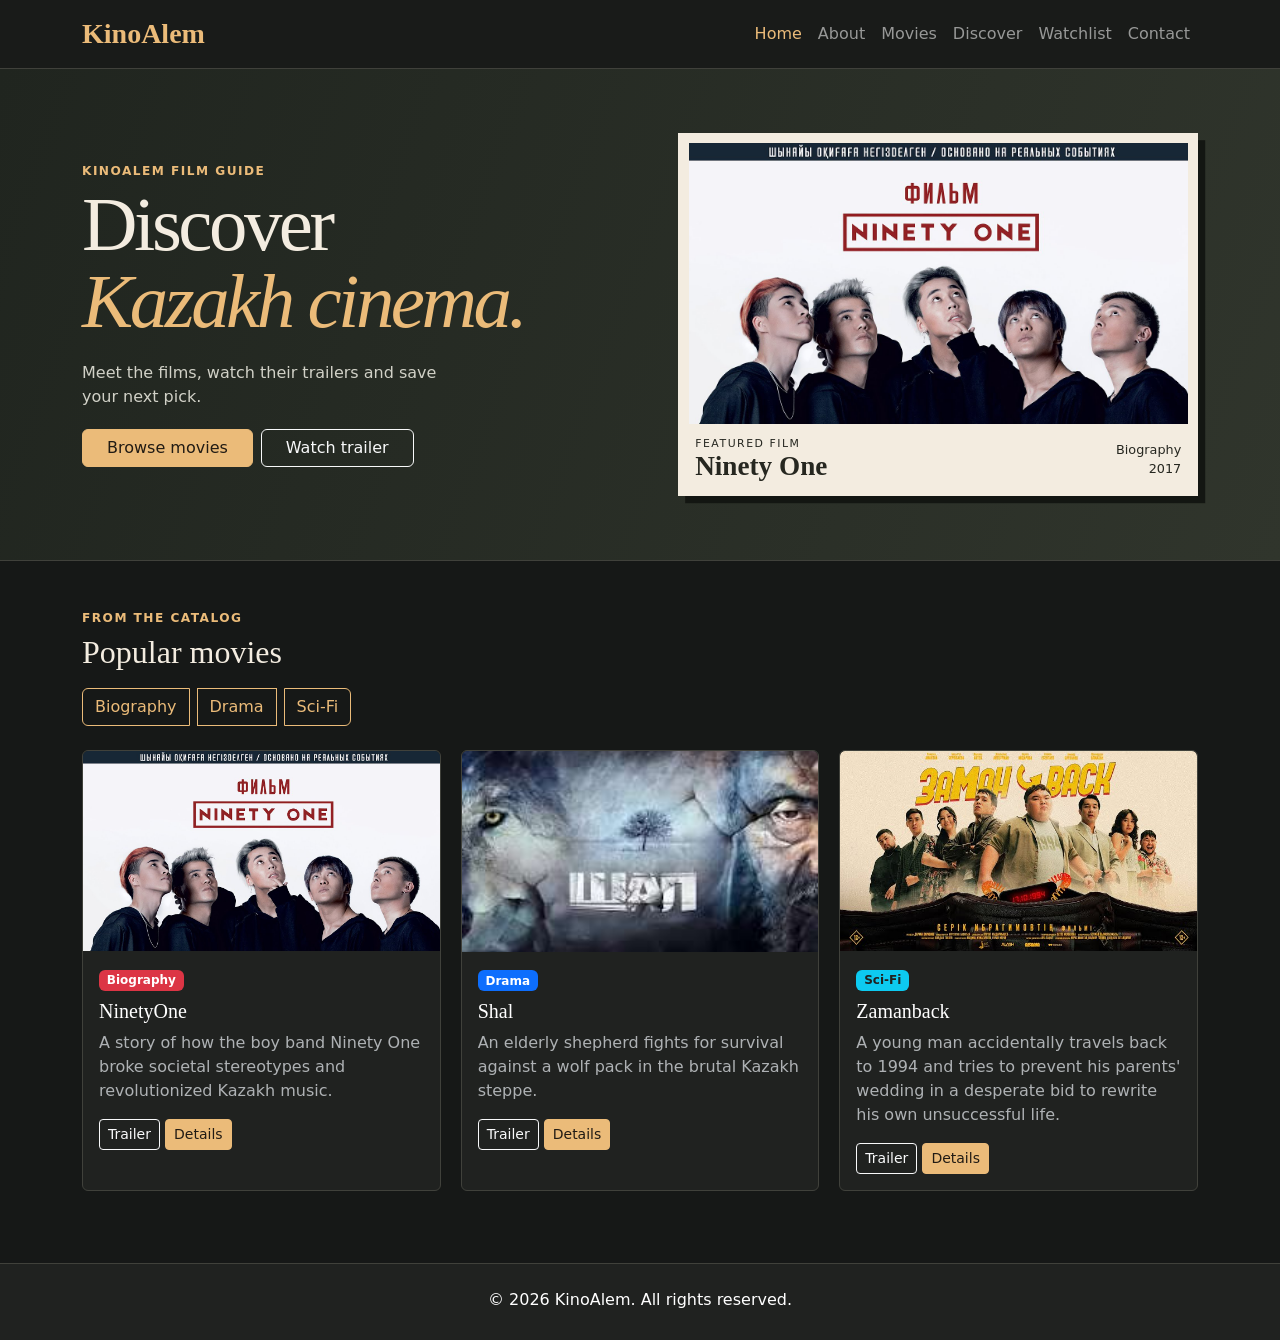
<file: index.html>
<!DOCTYPE html>
<html lang="en" data-bs-theme="dark">
<head>
    <meta charset="UTF-8">
    <meta name="viewport" content="width=device-width, initial-scale=1.0">
    <title>KinoAlem — Home</title>
    <link href="vendor/bootstrap.min.css" rel="stylesheet">
    <link rel="stylesheet" href="style.css">
</head>
<body>

    <header class="sticky-top">
        <nav class="navbar navbar-expand-lg navbar-dark bg-dark border-bottom border-secondary">
            <div class="container">
                <a class="navbar-brand fw-bold text-danger fs-3" href="index.html">KinoAlem</a>
                <button class="navbar-toggler" type="button" data-bs-toggle="collapse" data-bs-target="#navbarNav" aria-controls="navbarNav" aria-expanded="false" aria-label="Toggle navigation">
                    <span class="navbar-toggler-icon"></span>
                </button>
                <div class="collapse navbar-collapse" id="navbarNav">
                   <ul class="navbar-nav ms-auto">
                       <li class="nav-item"><a class="nav-link active" aria-current="page" href="index.html">Home</a></li>
                       <li class="nav-item"><a class="nav-link" href="about.html">About</a></li>
                       <li class="nav-item"><a class="nav-link" href="movies.html">Movies</a></li>
                       <li class="nav-item"><a class="nav-link" href="discover.html">Discover</a></li>
                        <li class="nav-item"><a class="nav-link" href="watchlist.html">Watchlist</a></li>
                        <li class="nav-item"><a class="nav-link" href="contact.html">Contact</a></li>
                   </ul>
                </div>
            </div>
        </nav>
    </header>

    <main>
        <section class="hero-section">
            <div class="container hero-layout">
                <div>
                    <p class="section-tag">KinoAlem film guide</p>
                    <h1>Discover<br><em>Kazakh cinema.</em></h1>
                    <p class="hero-description">Meet the films, watch their trailers and save your next pick.</p>
                    <div class="d-flex flex-wrap gap-2">
                        <a href="movies.html" class="btn btn-danger px-4">Browse movies</a>
                        <a href="#trailer-modal" class="btn btn-outline-light px-4">Watch trailer</a>
                    </div>
                </div>
                <a class="feature-print" href="movie-details.html" aria-label="Featured film: Ninety One. Open film details">
                    <img src="images/ninetyone.jpg" alt="The five members of Ninety One on the movie poster" width="1280" height="720">
                    <div class="print-caption">
                        <div><span class="print-label">Featured film</span><strong>Ninety One</strong></div>
                        <span class="print-year">Biography<br>2017</span>
                    </div>
                </a>
            </div>
        </section>

        <section id="movies" class="container py-5">
            <p class="section-tag">From the catalog</p>
            <h2 class="mb-3">Popular movies</h2>
            
            <div class="genre-filter-wrapper text-start mb-4">
                <input type="checkbox" id="filter-biography" class="d-none">
                <input type="checkbox" id="filter-drama" class="d-none">
                <input type="checkbox" id="filter-sci-fi" class="d-none">

                <div class="btn-group gap-2 mb-4" role="group">
                    <label for="filter-biography" class="btn btn-outline-danger">Biography</label>
                    <label for="filter-drama" class="btn btn-outline-danger">Drama</label>
                    <label for="filter-sci-fi" class="btn btn-outline-danger">Sci-Fi</label>
                </div>

                <div class="row row-cols-1 row-cols-md-3 g-4 movie-grid">
                    <div class="col movie-card biography">
                        <div class="card h-100 bg-dark text-white border-secondary">
                            <img src="images/ninetyone.jpg" class="card-img-top" alt="Movie">
                            <div class="card-body">
                                <span class="badge bg-danger mb-2">Biography</span>
                                <h5 class="card-title">NinetyOne</h5>
                                <p class="card-text text-muted">A story of how the boy band Ninety One broke societal stereotypes and revolutionized Kazakh music.</p>
                                <a href="https://www.youtube.com/watch?v=ilMgpxXhO_A&pp=ygUSbmluZXR5IG9uZSB0cmFpbGVy0gcJCS8MAYcqIYzv" class="btn btn-sm btn-outline-light" target="_blank">Trailer</a>
                                <a href="movie-details.html" class="btn btn-sm btn-danger">Details</a>
                            </div>
                        </div>
                    </div>

                    <div class="col movie-card drama">
                        <div class="card h-100 bg-dark text-white border-secondary">
                            <img src="images/shal.jpg" class="card-img-top" alt="Movie">
                            <div class="card-body">
                                <span class="badge bg-primary mb-2">Drama</span>
                                <h5 class="card-title">Shal</h5>
                                <p class="card-text text-muted">An elderly shepherd fights for survival against a wolf pack in the brutal Kazakh steppe.</p>
                                <a href="https://youtu.be/dxvKntdEZPw?si=ewbdUAKmtb3Crjf0" class="btn btn-sm btn-outline-light">Trailer</a>
                                 <a href="movie-details-shal.html" class="btn btn-sm btn-danger">Details</a>
                            </div>
                        </div>
                    </div>

                    <div class="col movie-card sci-fi">
                        <div class="card h-100 bg-dark text-white border-secondary">
                            <img src="images/zamanback.jpg" class="card-img-top" alt="Movie">
                            <div class="card-body">
                                <span class="badge bg-info text-dark mb-2">Sci-Fi</span>
                                <h5 class="card-title">Zamanback</h5>
                                <p class="card-text text-muted">A young man accidentally travels back to 1994 and tries to prevent his parents' wedding in a desperate bid to rewrite his own unsuccessful life.</p>
                                <a href="https://youtu.be/6T20BVh2agk?si=7U48R5AIVb4RkcMW" class="btn btn-sm btn-outline-light">Trailer</a>
                                 <a href="movie-details-zamanback.html" class="btn btn-sm btn-danger">Details</a>
                            </div>
                        </div>
                    </div>
                </div>
            </div>
        </section>


    </main>
    <div id="trailer-modal" class="modal-target">
        <div class="modal-content-custom">
            <a href="#" aria-label="Close trailer" class="close-btn">&times;</a>
            <div class="ratio ratio-16x9">
                <iframe loading="lazy" src="https://www.youtube.com/embed/mkgj8YHLas0" title="YouTube video" allowfullscreen></iframe>
            </div>
        </div>
    </div>

    <footer class="bg-dark text-white text-center py-4 border-top border-secondary">
        <div class="container">
            <p class="mb-1">&copy; 2026 KinoAlem. All rights reserved.</p>
        </div>
    </footer>

    <script src="vendor/bootstrap.bundle.min.js"></script>
</body>
</html>
</file>
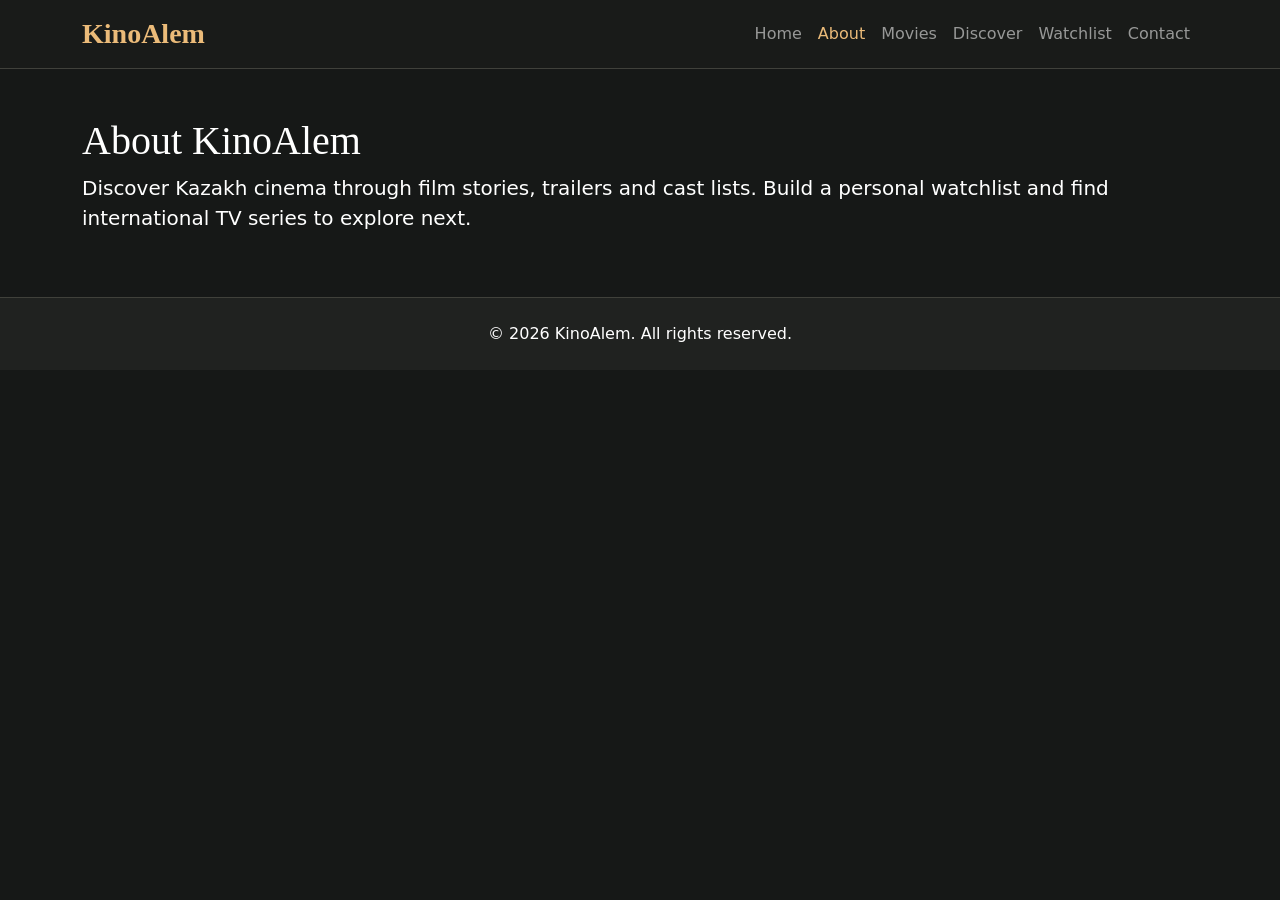
<file: about.html>
<!DOCTYPE html>
<html lang="en" data-bs-theme="dark">
<head>
    <meta charset="UTF-8">
    <meta name="viewport" content="width=device-width, initial-scale=1.0">
    <title>KinoAlem — About Us</title>
    <link href="vendor/bootstrap.min.css" rel="stylesheet">
    <link rel="stylesheet" href="style.css">
</head>
<body>

    <header class="sticky-top">
        <nav class="navbar navbar-expand-lg navbar-dark bg-dark border-bottom border-secondary">
            <div class="container">
                <a class="navbar-brand fw-bold text-danger fs-3" href="index.html">KinoAlem</a>
                <button class="navbar-toggler" type="button" data-bs-toggle="collapse" data-bs-target="#navbarNav" aria-controls="navbarNav" aria-expanded="false" aria-label="Toggle navigation">
                    <span class="navbar-toggler-icon"></span>
                </button>
                <div class="collapse navbar-collapse" id="navbarNav">
                    <ul class="navbar-nav ms-auto">
                        <li class="nav-item"><a class="nav-link" href="index.html">Home</a></li>
                        <li class="nav-item"><a class="nav-link active" href="about.html">About</a></li>
                        <li class="nav-item"><a class="nav-link" href="movies.html">Movies</a></li>
                        <li class="nav-item"><a class="nav-link" href="discover.html">Discover</a></li>
                        <li class="nav-item"><a class="nav-link" href="watchlist.html">Watchlist</a></li>
                        <li class="nav-item"><a class="nav-link" href="contact.html">Contact</a></li>
                    </ul>
                </div>
            </div>
        </nav>
    </header>

    <main class="container text-white py-5">
        <h1>About KinoAlem</h1>
        <p class="lead">Discover Kazakh cinema through film stories, trailers and cast lists. Build a personal watchlist and find international TV series to explore next.</p>
    </main>

    <footer class="bg-dark text-white text-center py-4 border-top border-secondary">
        <div class="container">
            <p class="mb-0">&copy; 2026 KinoAlem. All rights reserved.</p>
        </div>
    </footer>

    <script src="vendor/bootstrap.bundle.min.js"></script>
</body>
</html>
</file>
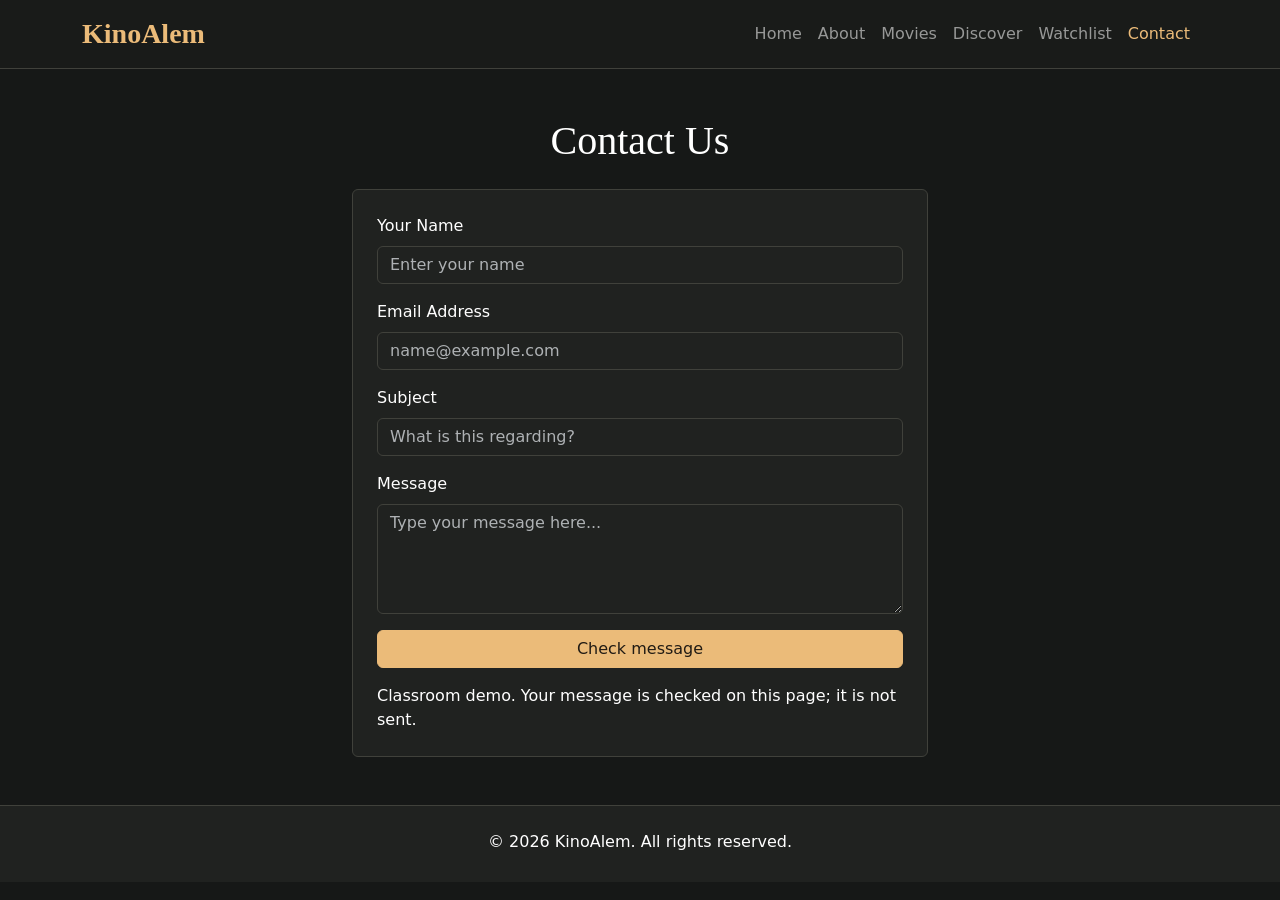
<file: contact.html>
<!DOCTYPE html>
<html lang="en" data-bs-theme="dark">
<head>
    <meta charset="UTF-8">
    <meta name="viewport" content="width=device-width, initial-scale=1.0">
    <title>KinoAlem — Contact</title>
    <link href="vendor/bootstrap.min.css" rel="stylesheet">
    <link rel="stylesheet" href="style.css">
</head>
<body>

    <header class="sticky-top">
        <nav class="navbar navbar-expand-lg navbar-dark bg-dark border-bottom border-secondary">
            <div class="container">
                <a class="navbar-brand fw-bold text-danger fs-3" href="index.html">KinoAlem</a>
                <button class="navbar-toggler" type="button" data-bs-toggle="collapse" data-bs-target="#navbarNav" aria-controls="navbarNav" aria-expanded="false" aria-label="Toggle navigation">
                    <span class="navbar-toggler-icon"></span>
                </button>
                <div class="collapse navbar-collapse" id="navbarNav">
                    <ul class="navbar-nav ms-auto">
                        <li class="nav-item"><a class="nav-link" href="index.html">Home</a></li>
                        <li class="nav-item"><a class="nav-link" href="about.html">About</a></li>
                        <li class="nav-item"><a class="nav-link" href="movies.html">Movies</a></li>
                        <li class="nav-item"><a class="nav-link" href="discover.html">Discover</a></li>
                        <li class="nav-item"><a class="nav-link" href="watchlist.html">Watchlist</a></li>
                        <li class="nav-item"><a class="nav-link active" href="contact.html">Contact</a></li>
                    </ul>
                </div>
            </div>
        </nav>
    </header>

    <main class="container py-5 text-white" style="max-width: 600px;">
        <h1 class="text-center mb-4">Contact Us</h1>
        <form id="contact-form" class="bg-dark p-4 rounded border border-secondary" novalidate>
            <div class="mb-3">
                <label for="name" class="form-label">Your Name</label>
                <input type="text" class="form-control bg-dark text-white border-secondary" id="name" name="name" placeholder="Enter your name" autocomplete="name" required minlength="2" aria-describedby="name-error">
                <div id="name-error" class="invalid-feedback" role="alert"></div>
            </div>
            <div class="mb-3">
                <label for="email" class="form-label">Email Address</label>
                <input type="email" class="form-control bg-dark text-white border-secondary" id="email" name="email" placeholder="name@example.com" autocomplete="email" required aria-describedby="email-error">
                <div id="email-error" class="invalid-feedback" role="alert"></div>
            </div>
            <div class="mb-3">
                <label for="subject" class="form-label">Subject</label>
                <input type="text" class="form-control bg-dark text-white border-secondary" id="subject" name="subject" placeholder="What is this regarding?" maxlength="80">
            </div>
            <div class="mb-3">
                <label for="message" class="form-label">Message</label>
                <textarea class="form-control bg-dark text-white border-secondary" id="message" name="message" rows="4" placeholder="Type your message here..." required minlength="10" maxlength="500" aria-describedby="message-error"></textarea>
                <div id="message-error" class="invalid-feedback" role="alert"></div>
            </div>
            <button type="submit" class="btn btn-danger w-100">Check message</button>
            <p class="mt-3 mb-0" role="status" id="feedback-status" aria-live="polite">Classroom demo. Your message is checked on this page; it is not sent.</p>
        </form>
    </main>

    <footer class="bg-dark text-white text-center py-4 border-top border-secondary">
        <div class="container">
            <p class="mb-1">&copy; 2026 KinoAlem. All rights reserved.</p>
        </div>
    </footer>

    <script src="vendor/bootstrap.bundle.min.js"></script>
    <script src="team/Bakdaulet/contact.js"></script>
</body>
</html>
</file>
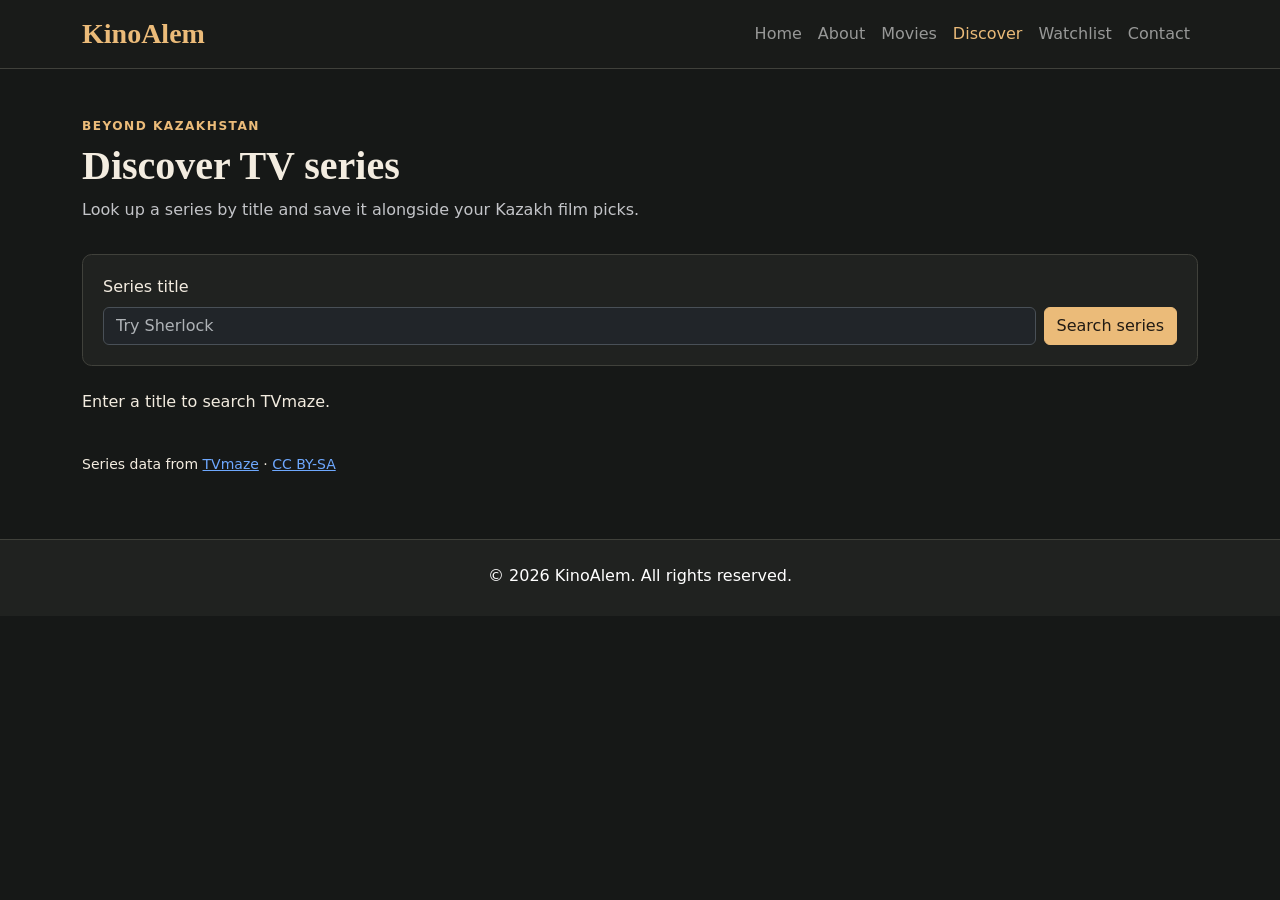
<file: discover.html>
<!DOCTYPE html>
<html lang="en" data-bs-theme="dark">
<head>
    <meta charset="UTF-8">
    <meta name="viewport" content="width=device-width, initial-scale=1.0">
    <title>KinoAlem — Discover</title>
    <link href="vendor/bootstrap.min.css" rel="stylesheet">
    <link rel="stylesheet" href="style.css">
</head>
<body>

    <header class="sticky-top">
        <nav class="navbar navbar-expand-lg navbar-dark bg-dark border-bottom border-secondary">
            <div class="container">
                <a class="navbar-brand fw-bold text-danger fs-3" href="index.html">KinoAlem</a>
                <button class="navbar-toggler" type="button" data-bs-toggle="collapse" data-bs-target="#navbarNav" aria-controls="navbarNav" aria-expanded="false" aria-label="Toggle navigation">
                    <span class="navbar-toggler-icon"></span>
                </button>
                <div class="collapse navbar-collapse" id="navbarNav">
                    <ul class="navbar-nav ms-auto">
                        <li class="nav-item"><a class="nav-link" href="index.html">Home</a></li>
                        <li class="nav-item"><a class="nav-link" href="about.html">About</a></li>
                        <li class="nav-item"><a class="nav-link" href="movies.html">Movies</a></li>
                        <li class="nav-item"><a class="nav-link active" aria-current="page" href="discover.html">Discover</a></li>
                        <li class="nav-item"><a class="nav-link" href="watchlist.html">Watchlist</a></li>
                        <li class="nav-item"><a class="nav-link" href="contact.html">Contact</a></li>
                    </ul>
                </div>
            </div>
        </nav>
    </header>

    <main class="container py-5">
<header class="section-intro"><p class="section-tag">Beyond Kazakhstan</p><h1>Discover TV series</h1><p>Look up a series by title and save it alongside your Kazakh film picks.</p></header>
        <form id="series-search" class="panel mb-4">
            <label for="series-title" class="form-label">Series title</label>
            <div class="d-flex flex-wrap gap-2">
                <input id="series-title" class="form-control flex-field" type="search" placeholder="Try Sherlock" required maxlength="80">
                <button class="btn btn-danger">Search series</button>
            </div>
        </form>
        <p id="series-status" role="status">Enter a title to search TVmaze.</p>
        <section id="series-results" class="result-grid" aria-label="Search results"></section>
        <p class="small mt-4">Series data from <a href="https://www.tvmaze.com/">TVmaze</a> · <a href="https://creativecommons.org/licenses/by-sa/4.0/">CC BY-SA</a></p>
        <template id="series-card">
            <article class="panel d-flex flex-column gap-2">
                <span class="section-tag">TV series</span>
                <h2 class="h4"></h2>
                <p class="metadata"></p>
                <p class="genres"></p>
                <div class="mt-auto d-flex flex-wrap gap-2 align-items-center">
                    <button class="btn btn-danger btn-sm">Save to watchlist</button>
                    <a class="source-link">TVmaze details</a>
                </div>
            </article>
        </template>
    </main>

    <footer class="bg-dark text-white text-center py-4 border-top border-secondary">
        <div class="container">
            <p class="mb-1">&copy; 2026 KinoAlem. All rights reserved.</p>
        </div>
    </footer>

    <script src="vendor/bootstrap.bundle.min.js"></script>
<script src="team/Zhangir/storage.js"></script>
    <script src="team/Bakdaulet/api.js"></script>
    <script src="team/Bakdaulet/discover.js"></script>
</body>
</html>
</file>
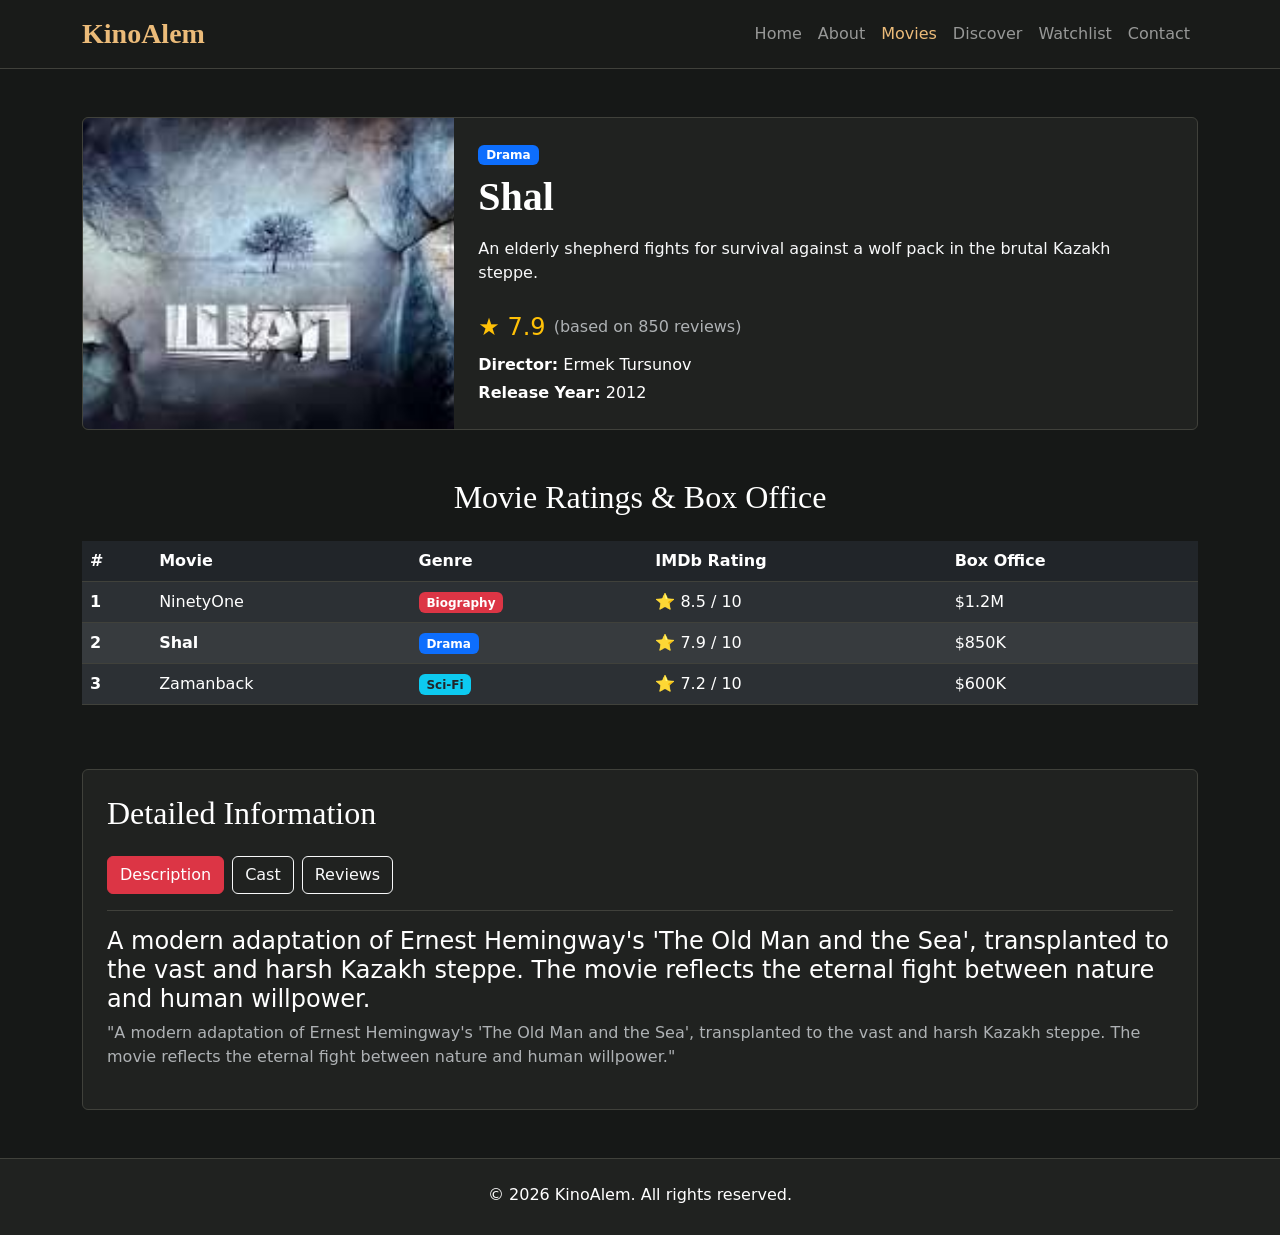
<file: movie-details-shal.html>
<!DOCTYPE html>
<html lang="en" data-bs-theme="dark">
<head>
    <meta charset="UTF-8">
    <meta name="viewport" content="width=device-width, initial-scale=1.0">
    <title>KinoAlem — Shal Details</title>
    <link href="vendor/bootstrap.min.css" rel="stylesheet">
    <link rel="stylesheet" href="style.css">
    <link rel="stylesheet" href="movie-details.css">
</head>
<body>

    <header class="sticky-top">
        <nav class="navbar navbar-expand-lg navbar-dark bg-dark border-bottom border-secondary">
            <div class="container">
                <a class="navbar-brand fw-bold text-danger fs-3" href="index.html">KinoAlem</a>
                <button class="navbar-toggler" type="button" data-bs-toggle="collapse" data-bs-target="#navbarNav" aria-controls="navbarNav" aria-expanded="false" aria-label="Toggle navigation">
                    <span class="navbar-toggler-icon"></span>
                </button>
                <div class="collapse navbar-collapse" id="navbarNav">
                    <ul class="navbar-nav ms-auto">
                        <li class="nav-item"><a class="nav-link" href="index.html">Home</a></li>
                        <li class="nav-item"><a class="nav-link" href="about.html">About</a></li>
                        <li class="nav-item"><a class="nav-link active" href="movies.html">Movies</a></li>
                        <li class="nav-item"><a class="nav-link" href="discover.html">Discover</a></li>
                        <li class="nav-item"><a class="nav-link" href="watchlist.html">Watchlist</a></li>
                        <li class="nav-item"><a class="nav-link" href="contact.html">Contact</a></li>
                    </ul>
                </div>
            </div>
        </nav>
    </header>

    <main class="container py-5 text-white">
        <div class="card bg-dark text-white border-secondary mb-5 overflow-hidden">
            <div class="row g-0">
                <div class="col-md-4">
                    <img src="images/shal.jpg" class="img-fluid rounded-start w-100 h-100 object-fit-cover" alt="Shal Poster">
                </div>
                <div class="col-md-8">
                    <div class="card-body p-4 d-flex flex-column justify-content-between h-100">
                        <div>
                            <span class="badge bg-primary mb-2">Drama</span>
                            <h1 class="card-title fw-bold text-white mb-3">Shal</h1>
                            <p class="card-text text-light">
                                An elderly shepherd fights for survival against a wolf pack in the brutal Kazakh steppe.
                            </p>
                        </div>
                        
                        <div class="mt-4">
                            <div class="d-flex align-items-center mb-2">
                                <span class="fs-4 text-warning me-2">★ 7.9</span>
                                <span class="text-muted">(based on 850 reviews)</span>
                            </div>
                            <p class="mb-1"><strong>Director:</strong> Ermek Tursunov</p>
                            <p class="mb-0"><strong>Release Year:</strong> 2012</p>
                        </div>
                    </div>
                </div>
            </div>
        </div>

        <section class="mb-5">
            <h2 class="text-center mb-4 text-white">Movie Ratings & Box Office</h2>
            <div class="table-responsive">
                <table class="table table-dark table-striped table-hover border-secondary align-middle">
                    <thead>
                        <tr>
                            <th scope="col">#</th>
                            <th scope="col">Movie</th>
                            <th scope="col">Genre</th>
                            <th scope="col">IMDb Rating</th>
                            <th scope="col">Box Office</th>
                        </tr>
                    </thead>
                    <tbody>
                        <tr>
                            <th scope="row">1</th>
                            <td>NinetyOne</td>
                            <td><span class="badge bg-danger">Biography</span></td>
                            <td>⭐ 8.5 / 10</td>
                            <td>$1.2M</td>
                        </tr>
                        <tr class="table-active">
                            <th scope="row">2</th>
                            <td><strong>Shal</strong></td>
                            <td><span class="badge bg-primary">Drama</span></td>
                            <td>⭐ 7.9 / 10</td>
                            <td>$850K</td>
                        </tr>
                        <tr>
                            <th scope="row">3</th>
                            <td>Zamanback</td>
                            <td><span class="badge bg-info text-dark">Sci-Fi</span></td>
                            <td>⭐ 7.2 / 10</td>
                            <td>$600K</td>
                        </tr>
                    </tbody>
                </table>
            </div>
        </section>

        <section class="movie-details-section bg-dark p-4 rounded border border-secondary">
            <h2 class="mb-4 text-white">Detailed Information</h2>
            
            <input type="radio" name="tab-group" id="tab-1" checked class="d-none">
            <input type="radio" name="tab-group" id="tab-2" class="d-none">
            <input type="radio" name="tab-group" id="tab-3" class="d-none">

            <div class="tab-labels d-flex gap-2 border-bottom border-secondary pb-3 mb-3">
                <label for="tab-1" class="btn btn-outline-light">Description</label>
                <label for="tab-2" class="btn btn-outline-light">Cast</label>
                <label for="tab-3" class="btn btn-outline-light">Reviews</label>
            </div>

            <div class="tab-content">
                <div class="content content-1">
                    <h4>A modern adaptation of Ernest Hemingway's 'The Old Man and the Sea', transplanted to the vast and harsh Kazakh steppe. The movie reflects the eternal fight between nature and human willpower.</h4>
                    <p class="text-muted">"A modern adaptation of Ernest Hemingway's 'The Old Man and the Sea', transplanted to the vast and harsh Kazakh steppe. The movie reflects the eternal fight between nature and human willpower."</p>
                </div>
                <div class="content content-2">
                    <h4>Cast</h4>
                    <ul class="list-group list-group-flush bg-transparent">
                        <li class="list-group-item bg-dark text-white border-secondary">ERBOLAT TOGUZAKOV (Old Man)</li>
                        <li class="list-group-item bg-dark text-white border-secondary">ORYNBEK MOLDAKHAN (Grandson)</li>
                        <li class="list-group-item bg-dark text-white border-secondary">ISABEK ABILMAZHINOV</li>
                    </ul>
                </div>
                <div class="content content-3">
                    <h4>Reviews</h4>
                    <div class="border-start border-danger ps-3 my-3">
                        <p class="mb-1"><em>"An elderly shepherd fights for survival against a wolf pack in the brutal Kazakh steppe."</em></p>
                        <small class="text-muted">— Film Critic</small>
                    </div>
                </div>
            </div>
        </section>
    </main>

    <footer class="bg-dark text-white text-center py-4 border-top border-secondary">
        <div class="container">
            <p class="mb-1">&copy; 2026 KinoAlem. All rights reserved.</p>
        </div>
    </footer>

    <script src="vendor/bootstrap.bundle.min.js"></script>
</body>
</html>
</file>
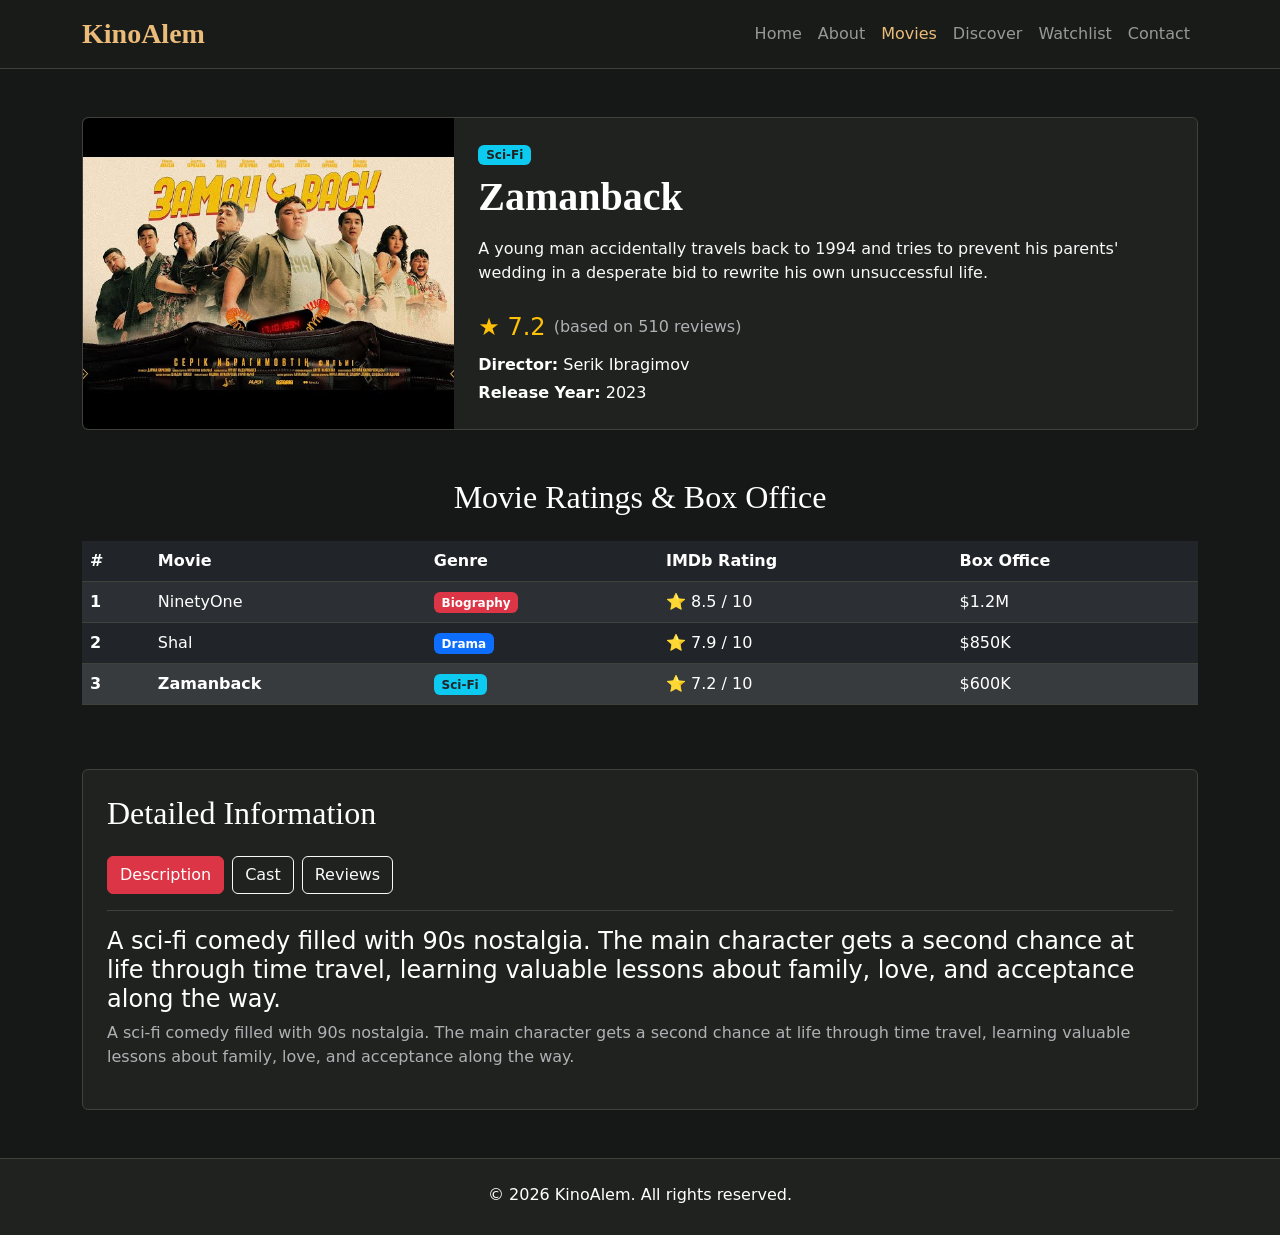
<file: movie-details-zamanback.html>
<!DOCTYPE html>
<html lang="en" data-bs-theme="dark">
<head>
    <meta charset="UTF-8">
    <meta name="viewport" content="width=device-width, initial-scale=1.0">
    <title>KinoAlem — Zamanback Details</title>
    <link href="vendor/bootstrap.min.css" rel="stylesheet">
    <link rel="stylesheet" href="style.css">
    <link rel="stylesheet" href="movie-details.css">
</head>
<body>

    <header class="sticky-top">
        <nav class="navbar navbar-expand-lg navbar-dark bg-dark border-bottom border-secondary">
            <div class="container">
                <a class="navbar-brand fw-bold text-danger fs-3" href="index.html">KinoAlem</a>
                <button class="navbar-toggler" type="button" data-bs-toggle="collapse" data-bs-target="#navbarNav" aria-controls="navbarNav" aria-expanded="false" aria-label="Toggle navigation">
                    <span class="navbar-toggler-icon"></span>
                </button>
                <div class="collapse navbar-collapse" id="navbarNav">
                    <ul class="navbar-nav ms-auto">
                        <li class="nav-item"><a class="nav-link" href="index.html">Home</a></li>
                        <li class="nav-item"><a class="nav-link" href="about.html">About</a></li>
                        <li class="nav-item"><a class="nav-link active" href="movies.html">Movies</a></li>
                        <li class="nav-item"><a class="nav-link" href="discover.html">Discover</a></li>
                        <li class="nav-item"><a class="nav-link" href="watchlist.html">Watchlist</a></li>
                        <li class="nav-item"><a class="nav-link" href="contact.html">Contact</a></li>
                    </ul>
                </div>
            </div>
        </nav>
    </header>

    <main class="container py-5 text-white">
        <div class="card bg-dark text-white border-secondary mb-5 overflow-hidden">
            <div class="row g-0">
                <div class="col-md-4">
                    <img src="images/zamanback.jpg" class="img-fluid rounded-start w-100 h-100 object-fit-cover" alt="Zamanback Poster">
                </div>
                <div class="col-md-8">
                    <div class="card-body p-4 d-flex flex-column justify-content-between h-100">
                        <div>
                            <span class="badge bg-info text-dark mb-2">Sci-Fi</span>
                            <h1 class="card-title fw-bold text-white mb-3">Zamanback</h1>
                            <p class="card-text text-light">
                                A young man accidentally travels back to 1994 and tries to prevent his parents' wedding in a desperate bid to rewrite his own unsuccessful life.
                            </p>
                        </div>
                        
                        <div class="mt-4">
                            <div class="d-flex align-items-center mb-2">
                                <span class="fs-4 text-warning me-2">★ 7.2</span>
                                <span class="text-muted">(based on 510 reviews)</span>
                            </div>
                            <p class="mb-1"><strong>Director:</strong> Serik Ibragimov</p>
                            <p class="mb-0"><strong>Release Year:</strong> 2023</p>
                        </div>
                    </div>
                </div>
            </div>
        </div>

        <section class="mb-5">
            <h2 class="text-center mb-4 text-white">Movie Ratings & Box Office</h2>
            <div class="table-responsive">
                <table class="table table-dark table-striped table-hover border-secondary align-middle">
                    <thead>
                        <tr>
                            <th scope="col">#</th>
                            <th scope="col">Movie</th>
                            <th scope="col">Genre</th>
                            <th scope="col">IMDb Rating</th>
                            <th scope="col">Box Office</th>
                        </tr>
                    </thead>
                    <tbody>
                        <tr>
                            <th scope="row">1</th>
                            <td>NinetyOne</td>
                            <td><span class="badge bg-danger">Biography</span></td>
                            <td>⭐ 8.5 / 10</td>
                            <td>$1.2M</td>
                        </tr>
                        <tr>
                            <th scope="row">2</th>
                            <td>Shal</td>
                            <td><span class="badge bg-primary">Drama</span></td>
                            <td>⭐ 7.9 / 10</td>
                            <td>$850K</td>
                        </tr>
                        <tr class="table-active">
                            <th scope="row">3</th>
                            <td><strong>Zamanback</strong></td>
                            <td><span class="badge bg-info text-dark">Sci-Fi</span></td>
                            <td>⭐ 7.2 / 10</td>
                            <td>$600K</td>
                        </tr>
                    </tbody>
                </table>
            </div>
        </section>

        <section class="movie-details-section bg-dark p-4 rounded border border-secondary">
            <h2 class="mb-4 text-white">Detailed Information</h2>
            
            <input type="radio" name="tab-group" id="tab-1" checked class="d-none">
            <input type="radio" name="tab-group" id="tab-2" class="d-none">
            <input type="radio" name="tab-group" id="tab-3" class="d-none">

            <div class="tab-labels d-flex gap-2 border-bottom border-secondary pb-3 mb-3">
                <label for="tab-1" class="btn btn-outline-light">Description</label>
                <label for="tab-2" class="btn btn-outline-light">Cast</label>
                <label for="tab-3" class="btn btn-outline-light">Reviews</label>
            </div>

            <div class="tab-content">
                <div class="content content-1">
                    <h4>A sci-fi comedy filled with 90s nostalgia. The main character gets a second chance at life through time travel, learning valuable lessons about family, love, and acceptance along the way.</h4>
                    <p class="text-muted">A sci-fi comedy filled with 90s nostalgia. The main character gets a second chance at life through time travel, learning valuable lessons about family, love, and acceptance along the way.</p>
                </div>
                <div class="content content-2">
                    <h4>Cast</h4>
                    <ul class="list-group list-group-flush bg-transparent">
                        <li class="list-group-item bg-dark text-white border-secondary">SERIK IBRAGIMOV</li>
                        <li class="list-group-item bg-dark text-white border-secondary">NURSULTAN BAZARBAY</li>
                        <li class="list-group-item bg-dark text-white border-secondary">SET CHOTAM</li>
                    </ul>
                </div>
                <div class="content content-3">
                    <h4>Reviews</h4>
                    <div class="border-start border-danger ps-3 my-3">
                        <p class="mb-1"><em>"Fun and humorous nostalgia trip with a heartfelt message."</em></p>
                        <small class="text-muted">— Audience Review</small>
                    </div>
                </div>
            </div>
        </section>
    </main>

    <footer class="bg-dark text-white text-center py-4 border-top border-secondary">
        <div class="container">
            <p class="mb-1">&copy; 2026 KinoAlem. All rights reserved.</p>
        </div>
    </footer>

    <script src="vendor/bootstrap.bundle.min.js"></script>
</body>
</html>
</file>
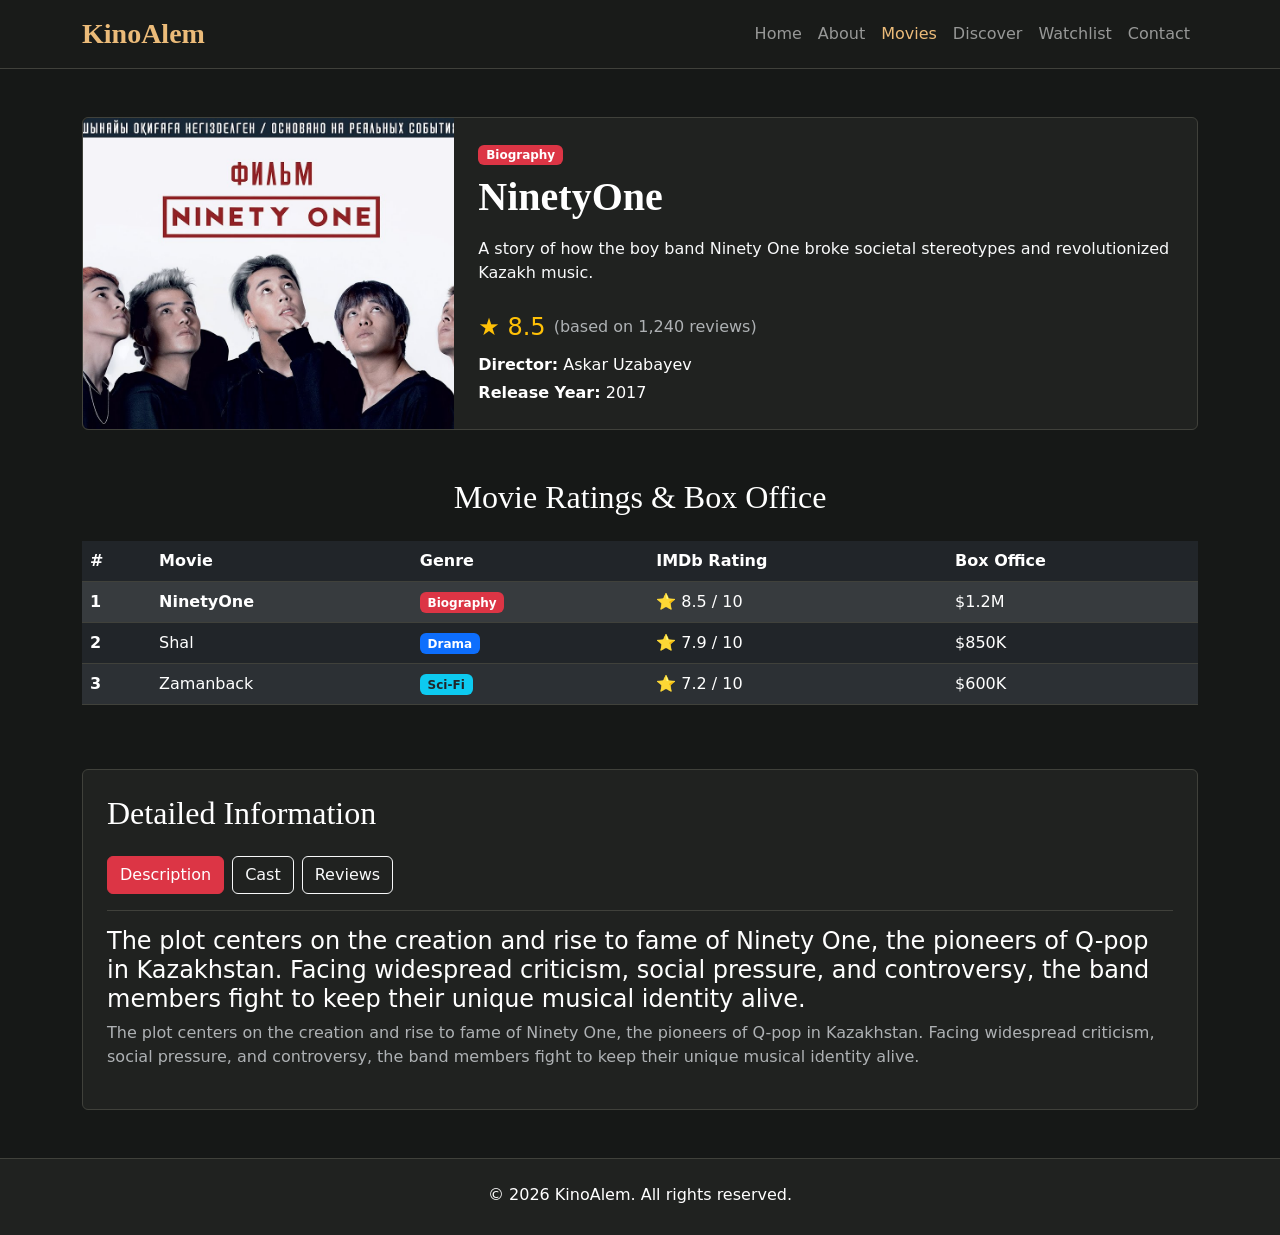
<file: movie-details.html>
<!DOCTYPE html>
<html lang="en" data-bs-theme="dark">
<head>
    <meta charset="UTF-8">
    <meta name="viewport" content="width=device-width, initial-scale=1.0">
    <title>KinoAlem — Movie Details</title>
    <link href="vendor/bootstrap.min.css" rel="stylesheet">
    <link rel="stylesheet" href="style.css">
    <link rel="stylesheet" href="movie-details.css">
</head>
<body>

    <header class="sticky-top">
        <nav class="navbar navbar-expand-lg navbar-dark bg-dark border-bottom border-secondary">
            <div class="container">
                <a class="navbar-brand fw-bold text-danger fs-3" href="index.html">KinoAlem</a>
                <button class="navbar-toggler" type="button" data-bs-toggle="collapse" data-bs-target="#navbarNav" aria-controls="navbarNav" aria-expanded="false" aria-label="Toggle navigation">
                    <span class="navbar-toggler-icon"></span>
                </button>
                <div class="collapse navbar-collapse" id="navbarNav">
                    <ul class="navbar-nav ms-auto">
                        <li class="nav-item"><a class="nav-link" href="index.html">Home</a></li>
                        <li class="nav-item"><a class="nav-link" href="about.html">About</a></li>
                        <li class="nav-item"><a class="nav-link active" href="movies.html">Movies</a></li>
                        <li class="nav-item"><a class="nav-link" href="discover.html">Discover</a></li>
                        <li class="nav-item"><a class="nav-link" href="watchlist.html">Watchlist</a></li>
                        <li class="nav-item"><a class="nav-link" href="contact.html">Contact</a></li>
                    </ul>
                </div>
            </div>
        </nav>
    </header>

    <main class="container py-5 text-white">
        <div class="card bg-dark text-white border-secondary mb-5 overflow-hidden">
            <div class="row g-0">
                <div class="col-md-4">
                    <img src="images/ninetyone.jpg" class="img-fluid rounded-start w-100 h-100 object-fit-cover" alt="Ninety One Poster">
                </div>
                <div class="col-md-8">
                    <div class="card-body p-4 d-flex flex-column justify-content-between h-100">
                        <div>
                            <span class="badge bg-danger mb-2">Biography</span>
                            <h1 class="card-title fw-bold text-white mb-3">NinetyOne</h1>
                            <p class="card-text text-light">
                                A story of how the boy band Ninety One broke societal stereotypes and revolutionized Kazakh music.
                            </p>
                        </div>
                        
                        <div class="mt-4">
                            <div class="d-flex align-items-center mb-2">
                                <span class="fs-4 text-warning me-2">★ 8.5</span>
                                <span class="text-muted">(based on 1,240 reviews)</span>
                            </div>
                            <p class="mb-1"><strong>Director:</strong> Askar Uzabayev</p>
                            <p class="mb-0"><strong>Release Year:</strong> 2017</p>
                        </div>
                    </div>
                </div>
            </div>
        </div>

        <section class="mb-5">
            <h2 class="text-center mb-4 text-white">Movie Ratings & Box Office</h2>
            <div class="table-responsive">
                <table class="table table-dark table-striped table-hover border-secondary align-middle">
                    <thead>
                        <tr>
                            <th scope="col">#</th>
                            <th scope="col">Movie</th>
                            <th scope="col">Genre</th>
                            <th scope="col">IMDb Rating</th>
                            <th scope="col">Box Office</th>
                        </tr>
                    </thead>
                    <tbody>
                        <tr class="table-active">
                            <th scope="row">1</th>
                            <td><strong>NinetyOne</strong></td>
                            <td><span class="badge bg-danger">Biography</span></td>
                            <td>⭐ 8.5 / 10</td>
                            <td>$1.2M</td>
                        </tr>
                        <tr>
                            <th scope="row">2</th>
                            <td>Shal</td>
                            <td><span class="badge bg-primary">Drama</span></td>
                            <td>⭐ 7.9 / 10</td>
                            <td>$850K</td>
                        </tr>
                        <tr>
                            <th scope="row">3</th>
                            <td>Zamanback</td>
                            <td><span class="badge bg-info text-dark">Sci-Fi</span></td>
                            <td>⭐ 7.2 / 10</td>
                            <td>$600K</td>
                        </tr>
                    </tbody>
                </table>
            </div>
        </section>

        <section class="movie-details-section bg-dark p-4 rounded border border-secondary">
            <h2 class="mb-4 text-white">Detailed Information</h2>
            
            <input type="radio" name="tab-group" id="tab-1" checked class="d-none">
            <input type="radio" name="tab-group" id="tab-2" class="d-none">
            <input type="radio" name="tab-group" id="tab-3" class="d-none">

            <div class="tab-labels d-flex gap-2 border-bottom border-secondary pb-3 mb-3">
                <label for="tab-1" class="btn btn-outline-light">Description</label>
                <label for="tab-2" class="btn btn-outline-light">Cast</label>
                <label for="tab-3" class="btn btn-outline-light">Reviews</label>
            </div>

            <div class="tab-content">
                <div class="content content-1">
                    <h4>The plot centers on the creation and rise to fame of Ninety One, the pioneers of Q-pop in Kazakhstan. Facing widespread criticism, social pressure, and controversy, the band members fight to keep their unique musical identity alive.</h4>
                    <p class="text-muted">The plot centers on the creation and rise to fame of Ninety One, the pioneers of Q-pop in Kazakhstan. Facing widespread criticism, social pressure, and controversy, the band members fight to keep their unique musical identity alive.</p>
                </div>
                <div class="content content-2">
                    <h4>Cast</h4>
                    <ul class="list-group list-group-flush bg-transparent">
                        <li class="list-group-item bg-dark text-white border-secondary">ALEM (Batyrkhan Malikov)</li>
                        <li class="list-group-item bg-dark text-white border-secondary">ACE (Azamat Ashmakyn)</li>
                        <li class="list-group-item bg-dark text-white border-secondary">ZAQ (Dulat Mukhametkaliev)</li>
                        <li class="list-group-item bg-dark text-white border-secondary">BALA (Daniyar Kulumshin)</li>
                        <li class="list-group-item bg-dark text-white border-secondary">ERBOLAT BEDELKHAN</li>
                    </ul>
                </div>
                <div class="content content-3">
                    <h4>Reviews</h4>
                    <div class="border-start border-danger ps-3 my-3">
                        <p class="mb-1"><em>"Amazing performance and plot! 10/10"</em></p>
                        <small class="text-muted">— Film Critic</small>
                    </div>
                    <div class="border-start border-danger ps-3 my-3">
                        <p class="mb-1"><em>"Inspiring musical drama that broke cultural barriers."</em></p>
                        <small class="text-muted">— Audience Member</small>
                    </div>
                </div>
            </div>
        </section>
    </main>

    <footer class="bg-dark text-white text-center py-4 border-top border-secondary">
        <div class="container">
            <p class="mb-1">&copy; 2026 KinoAlem. All rights reserved.</p>
        </div>
    </footer>

    <script src="vendor/bootstrap.bundle.min.js"></script>
</body>
</html>
</file>
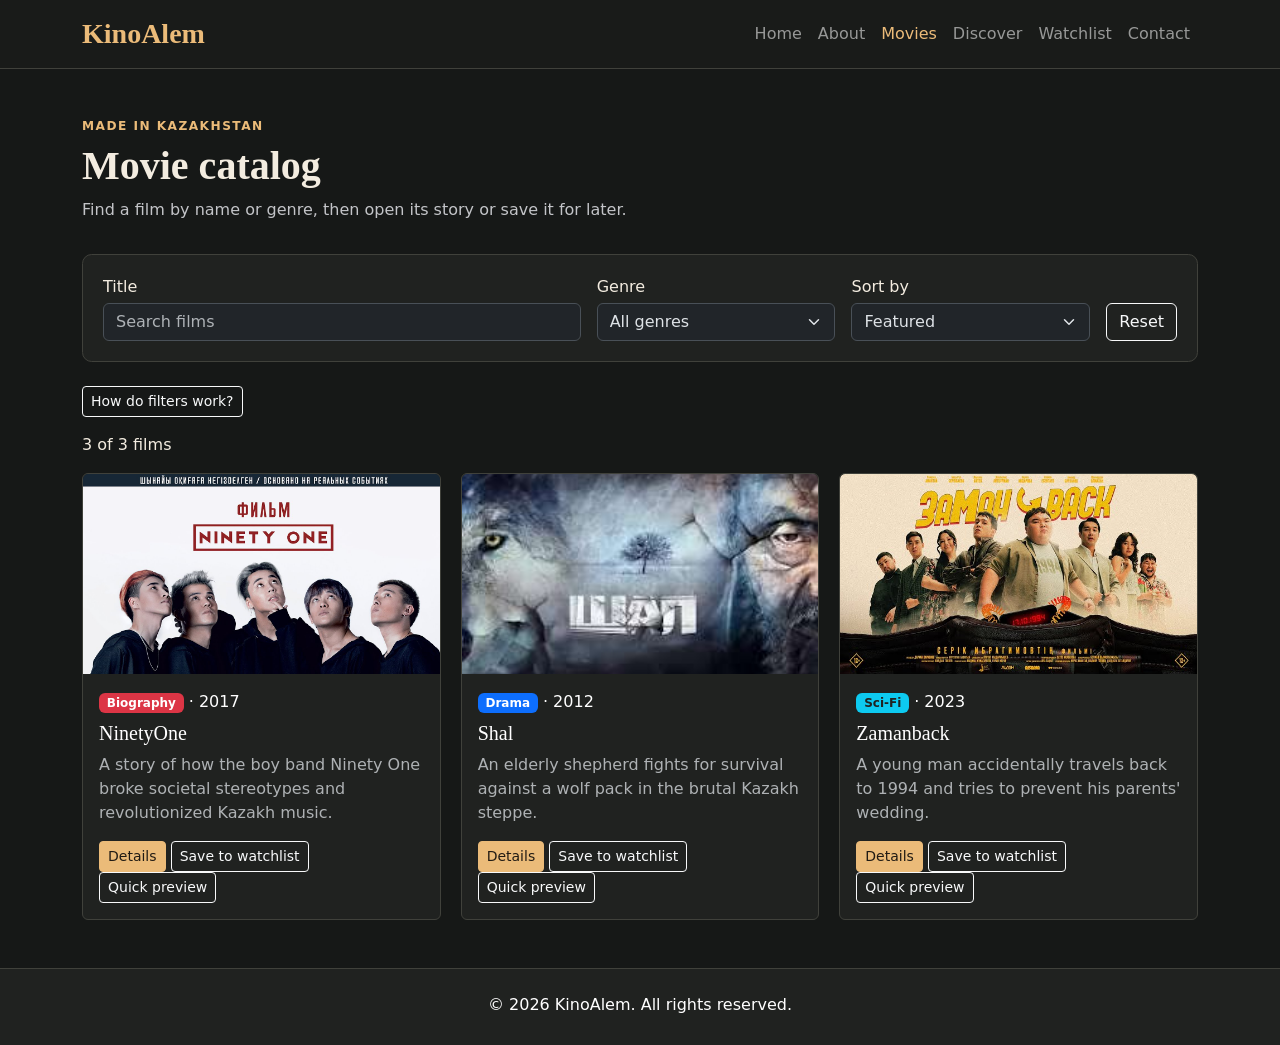
<file: movies.html>
<!DOCTYPE html>
<html lang="en" data-bs-theme="dark">
<head>
    <meta charset="UTF-8">
    <meta name="viewport" content="width=device-width, initial-scale=1.0">
    <title>KinoAlem — Movies</title>
    <link href="vendor/bootstrap.min.css" rel="stylesheet">
    <link rel="stylesheet" href="style.css">
</head>
<body>

    <header class="sticky-top">
        <nav class="navbar navbar-expand-lg navbar-dark bg-dark border-bottom border-secondary">
            <div class="container">
                <a class="navbar-brand fw-bold text-danger fs-3" href="index.html">KinoAlem</a>
                <button class="navbar-toggler" type="button" data-bs-toggle="collapse" data-bs-target="#navbarNav" aria-controls="navbarNav" aria-expanded="false" aria-label="Toggle navigation">
                    <span class="navbar-toggler-icon"></span>
                </button>
                <div class="collapse navbar-collapse" id="navbarNav">
                    <ul class="navbar-nav ms-auto">
                        <li class="nav-item"><a class="nav-link" href="index.html">Home</a></li>
                        <li class="nav-item"><a class="nav-link" href="about.html">About</a></li>
                        <li class="nav-item"><a class="nav-link active" href="movies.html">Movies</a></li>
                        <li class="nav-item"><a class="nav-link" href="discover.html">Discover</a></li>
                        <li class="nav-item"><a class="nav-link" href="watchlist.html">Watchlist</a></li>
                        <li class="nav-item"><a class="nav-link" href="contact.html">Contact</a></li>
                    </ul>
                </div>
            </div>
        </nav>
    </header>

    <main class="container py-5">
<header class="section-intro"><p class="section-tag">Made in Kazakhstan</p><h1>Movie catalog</h1><p>Find a film by name or genre, then open its story or save it for later.</p></header>
        <form id="catalog-controls" class="panel catalog-controls mb-4">
            <label>Title<input id="movie-query" class="form-control mt-1" type="search" placeholder="Search films"></label>
            <label>Genre<select id="movie-genre" class="form-select mt-1">
                <option value="">All genres</option><option>Biography</option><option>Drama</option><option>Sci-Fi</option>
            </select></label>
            <label>Sort by<select id="movie-sort" class="form-select mt-1">
                <option value="original">Featured</option><option value="title">Title A–Z</option><option value="year">Newest first</option>
            </select></label>
            <button type="reset" class="btn btn-outline-light">Reset</button>
        </form>
        <div class="d-flex align-items-center flex-wrap gap-2 mb-3">
            <button type="button" id="filter-help-button" class="btn btn-outline-light btn-sm" aria-expanded="false" aria-controls="filter-help">How do filters work?</button>
        </div>
        <p id="filter-help" class="panel small" style="display: none;">Search by title, choose a genre, and sort the results. All filters work together. Use Reset to show every movie.</p>
        <p id="catalog-status" role="status" aria-live="polite"></p>
        <p id="no-matches" class="panel" style="display: none;">No films match these filters. Change your search or click Reset.</p>
        <p id="save-status" role="status" class="mb-2"></p>
        <section id="quick-view" class="panel mb-4" style="display: none;" aria-label="Movie preview">
            <h2 id="quick-title" class="h4"></h2>
            <p id="quick-description"></p>
            <button id="close-quick-view" type="button" class="btn btn-sm btn-outline-light">Close preview</button>
        </section>
        <div class="row row-cols-1 row-cols-md-3 g-4 movie-grid">
            <div class="col movie-card biography" data-id="ninetyone" data-year="2017">
                <div class="card h-100 bg-dark text-white border-secondary">
                    <img src="images/ninetyone.jpg" class="card-img-top" alt="Ninety One">
                    <div class="card-body">
                        <span class="badge bg-danger mb-2">Biography</span>
                        <h5 class="card-title">NinetyOne</h5>
                        <p class="card-text text-muted">A story of how the boy band Ninety One broke societal stereotypes and revolutionized Kazakh music.</p>
                        <a href="movie-details.html" class="btn btn-sm btn-danger">Details</a>
                        <button type="button" class="save btn btn-sm btn-outline-light">Save to watchlist</button>
                        <button type="button" class="quick-info btn btn-sm btn-outline-light">Quick preview</button>
                    </div>
                </div>
            </div>

            <div class="col movie-card drama" data-id="shal" data-year="2012">
                <div class="card h-100 bg-dark text-white border-secondary">
                    <img src="images/shal.jpg" class="card-img-top" alt="Shal">
                    <div class="card-body">
                        <span class="badge bg-primary mb-2">Drama</span>
                        <h5 class="card-title">Shal</h5>
                        <p class="card-text text-muted">An elderly shepherd fights for survival against a wolf pack in the brutal Kazakh steppe.</p>
                        <a href="movie-details-shal.html" class="btn btn-sm btn-danger">Details</a>
                        <button type="button" class="save btn btn-sm btn-outline-light">Save to watchlist</button>
                        <button type="button" class="quick-info btn btn-sm btn-outline-light">Quick preview</button>
                    </div>
                </div>
            </div>

            <div class="col movie-card sci-fi" data-id="zamanback" data-year="2023">
                <div class="card h-100 bg-dark text-white border-secondary">
                    <img src="images/zamanback.jpg" class="card-img-top" alt="Zamanback">
                    <div class="card-body">
                        <span class="badge bg-info text-dark mb-2">Sci-Fi</span>
                        <h5 class="card-title">Zamanback</h5>
                        <p class="card-text text-muted">A young man accidentally travels back to 1994 and tries to prevent his parents' wedding.</p>
                        <a href="movie-details-zamanback.html" class="btn btn-sm btn-danger">Details</a>
                        <button type="button" class="save btn btn-sm btn-outline-light">Save to watchlist</button>
                        <button type="button" class="quick-info btn btn-sm btn-outline-light">Quick preview</button>
                    </div>
                </div>
            </div>
        </div>
    </main>

    <footer class="bg-dark text-white text-center py-4 border-top border-secondary">
        <div class="container">
            <p class="mb-1">&copy; 2026 KinoAlem. All rights reserved.</p>
        </div>
    </footer>

    <script src="vendor/bootstrap.bundle.min.js"></script>
    <script src="vendor/jquery.min.js"></script>
        <script src="team/Zhangir/storage.js"></script>
    <script src="team/Dias/movie.js"></script>
    <script src="team/Dias/catalog.js"></script>
</body>
</html>
</file>
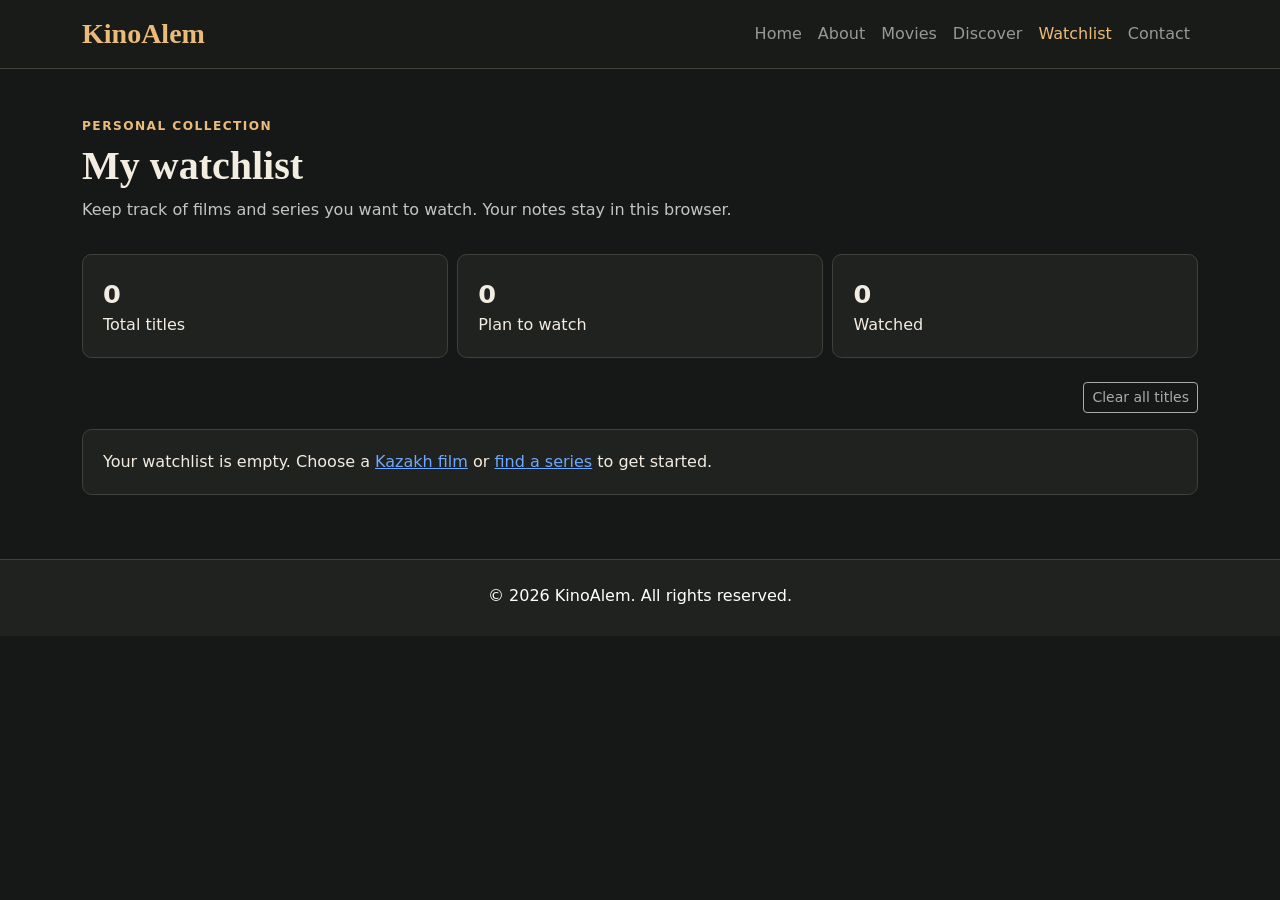
<file: watchlist.html>
<!DOCTYPE html>
<html lang="en" data-bs-theme="dark">
<head>
    <meta charset="UTF-8">
    <meta name="viewport" content="width=device-width, initial-scale=1.0">
    <title>KinoAlem — Watchlist</title>
    <link href="vendor/bootstrap.min.css" rel="stylesheet">
    <link rel="stylesheet" href="style.css">
</head>
<body>

    <header class="sticky-top">
        <nav class="navbar navbar-expand-lg navbar-dark bg-dark border-bottom border-secondary">
            <div class="container">
                <a class="navbar-brand fw-bold text-danger fs-3" href="index.html">KinoAlem</a>
                <button class="navbar-toggler" type="button" data-bs-toggle="collapse" data-bs-target="#navbarNav" aria-controls="navbarNav" aria-expanded="false" aria-label="Toggle navigation">
                    <span class="navbar-toggler-icon"></span>
                </button>
                <div class="collapse navbar-collapse" id="navbarNav">
                    <ul class="navbar-nav ms-auto">
                        <li class="nav-item"><a class="nav-link" href="index.html">Home</a></li>
                        <li class="nav-item"><a class="nav-link" href="about.html">About</a></li>
                        <li class="nav-item"><a class="nav-link" href="movies.html">Movies</a></li>
                        <li class="nav-item"><a class="nav-link" href="discover.html">Discover</a></li>
                        <li class="nav-item"><a class="nav-link active" aria-current="page" href="watchlist.html">Watchlist</a></li>
                        <li class="nav-item"><a class="nav-link" href="contact.html">Contact</a></li>
                    </ul>
                </div>
            </div>
        </nav>
    </header>

    <main class="container py-5">
<header class="section-intro"><p class="section-tag">Personal collection</p><h1>My watchlist</h1><p>Keep track of films and series you want to watch. Your notes stay in this browser.</p></header>
        <div class="stats mb-4" aria-label="Watchlist statistics">
            <div><strong id="total-count">0</strong>Total titles</div>
            <div><strong id="planned-count">0</strong>Plan to watch</div>
            <div><strong id="watched-count">0</strong>Watched</div>
        </div>
        <div class="d-flex flex-wrap justify-content-end mb-3">
            <button id="clear-watchlist" type="button" class="btn btn-outline-light btn-sm">Clear all titles</button>
        </div>
        <p id="list-status" role="status" aria-live="polite"></p>
        <p id="empty-list" class="panel">Your watchlist is empty. Choose a <a href="movies.html">Kazakh film</a> or <a href="discover.html">find a series</a> to get started.</p>
        <section id="saved-titles" class="result-grid" aria-label="Saved titles"></section>
        <template id="saved-card">
            <article class="panel">
                <p class="section-tag"></p><h2 class="h4"></h2>
                <form>
                    <label class="form-label d-block">Viewing status
                        <select name="status" class="form-select mt-1">
                            <option value="planned">Plan to watch</option>
                            <option value="watched">Watched</option>
                        </select>
                    </label>
                    <label class="form-label d-block mt-3">Personal note
                        <textarea name="note" maxlength="160" rows="2" class="form-control mt-1" placeholder="Why is this on your list?"></textarea>
                    </label>
                    <div class="d-flex flex-wrap gap-2 mt-3">
                        <button class="btn btn-danger btn-sm">Save changes</button>
                        <button type="button" class="remove btn btn-outline-light btn-sm">Remove</button>
                    </div>
                </form>
            </article>
        </template>
    </main>

    <footer class="bg-dark text-white text-center py-4 border-top border-secondary">
        <div class="container">
            <p class="mb-1">&copy; 2026 KinoAlem. All rights reserved.</p>
        </div>
    </footer>

    <script src="vendor/bootstrap.bundle.min.js"></script>
    <script src="team/Zhangir/storage.js"></script>
    <script src="team/Zhangir/watchlist.js"></script>
</body>
</html>
</file>
<file: style.css>
:root {
    --accent: #ebbb79;
    --surface: #202220;
    --line: #40413b;
    --paper: #f3ece0;
}
body {
    background: #161817;
    color: var(--paper);
    font-family: system-ui, sans-serif;
}
h1, h2, .card-title, .navbar-brand, .print-caption strong {
    font-family: Georgia, "Times New Roman", serif;
}
.navbar, footer { background-color: #191b19 !important; }
.navbar-brand.text-danger { color: var(--accent) !important; }
.navbar-nav .nav-link.active { color: var(--accent); }
.bg-dark { --bs-dark-rgb: 32, 34, 32; }
.border-secondary { --bs-secondary-rgb: 64, 65, 59; }
.btn-danger, .btn-outline-danger {
    --bs-btn-hover-color: #211b14;
    --bs-btn-hover-bg: #f4d1a4;
    --bs-btn-hover-border-color: #f4d1a4;
    --bs-btn-active-color: #211b14;
    --bs-btn-active-bg: var(--accent);
    --bs-btn-active-border-color: var(--accent);
    --bs-btn-border-color: var(--accent);
}
.btn-danger { --bs-btn-color: #211b14; --bs-btn-bg: var(--accent); }
.btn-outline-danger { --bs-btn-color: var(--accent); }
.hero-section {
    padding: clamp(2rem, 5vw, 5rem) 0;
    background: linear-gradient(110deg, #20251f, #30352c);
    border-bottom: 1px solid var(--line);
}
.hero-layout {
    display: grid;
    grid-template-columns: 1fr 1fr;
    align-items: center;
    gap: clamp(2rem, 6vw, 6rem);
}
.hero-section h1 {
    font-size: clamp(2.8rem, 6vw, 5.8rem);
    line-height: 1;
    letter-spacing: -.045em;
}
.hero-section h1 em { color: var(--accent); }
.hero-description { max-width: 24rem; margin: 1.25rem 0; color: #d1d1c7; }
.feature-print {
    display: block;
    padding: .65rem;
    background: var(--paper);
    color: #262720;
    text-decoration: none;
    box-shadow: .45rem .45rem 0 #131612;
}
.feature-print img { display: block; width: 100%; height: auto; }
.print-caption { display: flex; justify-content: space-between; align-items: center; padding: .75rem .4rem .2rem; }
.print-label { display: block; font-size: .68rem; letter-spacing: .14em; text-transform: uppercase; }
.print-caption strong { font-size: 1.7rem; line-height: 1.1; }
.print-year { text-align: right; font-size: .8rem; }
.movie-card .card { overflow: hidden; }
@media (max-width: 767px) {
    .hero-layout { grid-template-columns: 1fr; gap: 1.75rem; }
    .feature-print { max-width: 32rem; }
}

.modal-target {
    position: fixed;
    top: 0;
    left: 0;
    width: 100vw;
    height: 100vh;
    background: rgba(0, 0, 0, 0.85);
    display: flex;
    justify-content: center;
    align-items: center;
    z-index: 2000;
    opacity: 0;
    visibility: hidden;
    transition: 0.3s;
}

.modal-target:target {
    opacity: 1;
    visibility: visible;
}

.modal-content-custom {
    position: relative;
    width: 90%;
    max-width: 800px;
    background: #000;
    padding: 20px;
    border-radius: 8px;
}

.close-btn {
    position: absolute;
    top: -15px;
    right: -15px;
    width: 35px;
    height: 35px;
    background: var(--accent);
    color: #fff;
    border-radius: 50%;
    text-align: center;
    line-height: 35px;
    font-size: 20px;
    text-decoration: none;
}

.tab-content .content {
    display: none;
}

#tab-1:checked ~ .tab-content .content-1,
#tab-2:checked ~ .tab-content .content-2,
#tab-3:checked ~ .tab-content .content-3 {
    display: block;
}

#tab-1:checked ~ .tab-labels label[for="tab-1"],
#tab-2:checked ~ .tab-labels label[for="tab-2"],
#tab-3:checked ~ .tab-labels label[for="tab-3"] {
    background-color: var(--accent);
    color: #211b14;
    border-color: var(--accent);
}

.genre-filter-wrapper:has(input:checked) .movie-card { display: none; }
#filter-biography:checked ~ .movie-grid .biography,
#filter-drama:checked ~ .movie-grid .drama,
#filter-sci-fi:checked ~ .movie-grid .sci-fi { display: block; }

#filter-biography:checked ~ .btn-group label[for="filter-biography"],
#filter-drama:checked ~ .btn-group label[for="filter-drama"],
#filter-sci-fi:checked ~ .btn-group label[for="filter-sci-fi"] {
    background-color: var(--accent);
    color: #211b14;
}


.movie-grid {
    display: grid;
    grid-template-columns: repeat(3, 1fr);
    gap: 1.25rem;
    margin: 0;
}

.movie-grid .movie-card {
    width: 100%;
    padding: 0;
    margin: 0;
}

@media (max-width: 768px) {
    .tab-labels {
        flex-direction: column;
    }

    .movie-grid {
        grid-template-columns: repeat(2, 1fr);
    }
}

@media (max-width: 576px) {

    .tab-labels {
        gap: 5px;
    }
    
    .movie-grid {
        grid-template-columns: 1fr;
    }
}
.section-intro { max-width: 44rem; margin-bottom: 2rem; }
.section-intro h1 { font-weight: 700; }
.section-intro p:last-child, .metadata { color: #c3c4c8; }
.section-tag { color: var(--accent); text-transform: uppercase; font-size: .76rem; letter-spacing: .12em; font-weight: bold; margin-bottom: .4rem; }
.panel, .stats > div { background: var(--surface); border: 1px solid var(--line); border-radius: .6rem; padding: 1.25rem; }
.catalog-controls { display: grid; grid-template-columns: 2fr 1fr 1fr auto; align-items: end; gap: 1rem; }
.flex-field { flex: 1 1 14rem; }
.result-grid { display: grid; grid-template-columns: repeat(auto-fit, minmax(min(100%, 16rem), 1fr)); gap: 1rem; }
.stats { display: grid; grid-template-columns: repeat(3, 1fr); gap: .6rem; }
.stats strong { display: block; font-size: 1.6rem; }
.movie-grid .card-img-top { aspect-ratio: 16 / 9; object-fit: cover; }
.movie-card[hidden] { display: none; }
@media (max-width: 767px) {
    .catalog-controls { grid-template-columns: 1fr 1fr; }
    .stats > div { padding: .75rem; }
}
@media (max-width: 430px) {
    .catalog-controls { grid-template-columns: 1fr; }
}

#no-matches { border-color: var(--accent); }
#quick-view { border-color: var(--accent); }
#filter-help { max-width: 50rem; }
.form-control.is-invalid, .form-select.is-invalid { border-color: #f28a87; }
.invalid-feedback { color: #ffb0ab; }
</file>
<file: movie-details.css>
.movie-details-section .tab-content .content {
    display: none;
}

#tab-1:checked ~ .tab-content .content-1,
#tab-2:checked ~ .tab-content .content-2,
#tab-3:checked ~ .tab-content .content-3 {
    display: block;
}

#tab-1:checked ~ .tab-labels label[for="tab-1"],
#tab-2:checked ~ .tab-labels label[for="tab-2"],
#tab-3:checked ~ .tab-labels label[for="tab-3"] {
    background-color: #dc3545;
    color: #ffffff;
    border-color: #dc3545;
}
</file>
